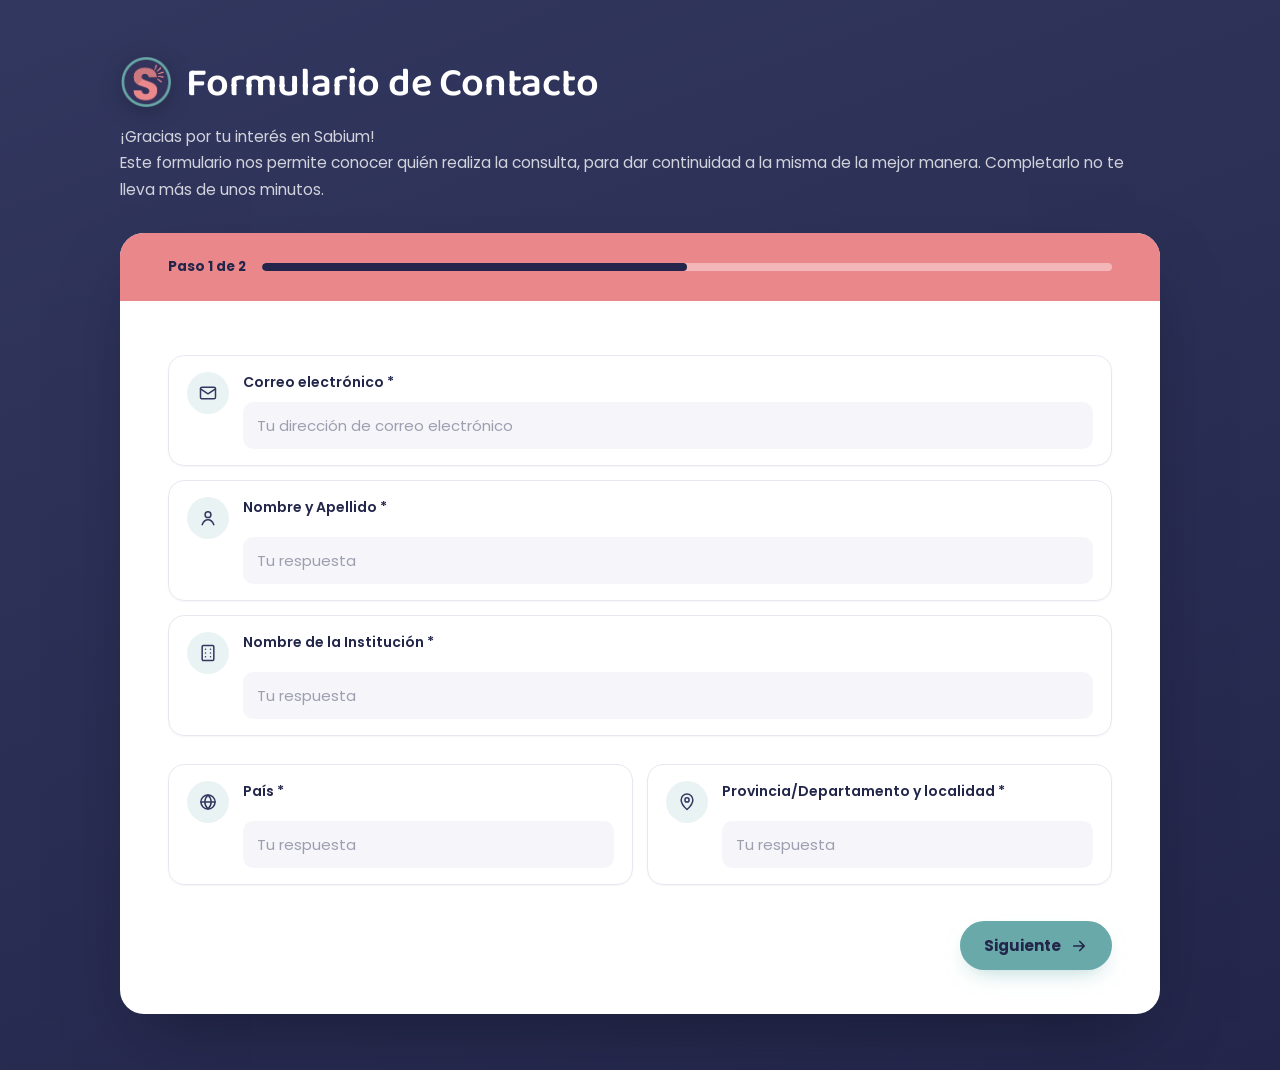
<file: index.html>
<!doctype html>
<html lang="es">
<head>
  <meta charset="utf-8"/>
  <meta name="viewport" content="width=device-width, initial-scale=1"/>
  <title>Información institucional - Sabium</title>
  <link rel="icon" href="img/ISOTIPO_ISOTIPO.ico" type="image/x-icon">
  <link rel="preconnect" href="https://fonts.googleapis.com">
  <link rel="preconnect" href="https://fonts.gstatic.com" crossorigin>
  <link href="https://fonts.googleapis.com/css2?family=Baloo+Chettan+2:wght@500;600;700&family=Poppins:wght@400;500;600;700&display=swap" rel="stylesheet">
  <link rel="stylesheet" href="style.css"/>
</head>
<body>

  <div class="wrap">

    <header class="hero">
      <div class="hero-top">
        <img src="img/ISOTIPO_ISOTIPO.png" alt="Sabium" class="brand-logo"/>
        <h1>Formulario de Contacto</h1>
      </div>
      <p>¡Gracias por tu interés en Sabium!<br>
          Este formulario nos permite conocer quién realiza la consulta, para dar continuidad a la misma de la mejor manera.
          Completarlo no te lleva más de unos minutos.</p>
    </header>

    <div class="panel">

      <div class="panel-header">
        <div class="progress">
          <div id="stepLabel">Paso 1 de 2</div>
          <div class="bar"><div id="barFill"></div></div>
        </div>
      </div>

      <div class="panel-body">

      <form id="f">
        <!-- STEP 1 -->
        <section class="step active" data-step="1">

          <div class="q">
            <div class="q-icon">
              <svg viewBox="0 0 24 24" fill="none" stroke="currentColor" stroke-width="1.8" stroke-linecap="round" stroke-linejoin="round"><rect x="3" y="5" width="18" height="14" rx="2"/><path d="M3 7l9 6 9-6"/></svg>
            </div>
            <div class="q-body">
              <label class="title">Correo electrónico *</label>
              <input type="email" name="email" required placeholder="Tu dirección de correo electrónico"/>
              <div class="err" data-err-for="email">Este dato es obligatorio.</div>
            </div>
          </div>

          <div class="q">
            <div class="q-icon">
              <svg viewBox="0 0 24 24" fill="none" stroke="currentColor" stroke-width="1.8" stroke-linecap="round" stroke-linejoin="round"><circle cx="12" cy="8" r="3.5"/><path d="M5 20c1.5-4 4.5-6 7-6s5.5 2 7 6"/></svg>
            </div>
            <div class="q-body">
              <label class="title">Nombre y Apellido *</label>
              <input type="text" name="nombre_apellido" required placeholder="Tu respuesta"/>
              <div class="err" data-err-for="nombre_apellido">Este dato es obligatorio.</div>
            </div>
          </div>

          <div class="q">
            <div class="q-icon">
              <svg viewBox="0 0 24 24" fill="none" stroke="currentColor" stroke-width="1.8" stroke-linecap="round" stroke-linejoin="round"><rect x="5" y="3" width="14" height="18" rx="1.5"/><line x1="9" y1="7.5" x2="9.01" y2="7.5"/><line x1="15" y1="7.5" x2="15.01" y2="7.5"/><line x1="9" y1="12" x2="9.01" y2="12"/><line x1="15" y1="12" x2="15.01" y2="12"/><line x1="9" y1="16.5" x2="9.01" y2="16.5"/><line x1="15" y1="16.5" x2="15.01" y2="16.5"/></svg>
            </div>
            <div class="q-body">
              <label class="title">Nombre de la Institución *</label>
              <input type="text" name="institucion" required placeholder="Tu respuesta"/>
              <div class="err" data-err-for="institucion">Este dato es obligatorio.</div>
            </div>
          </div>

          <div class="row">
            <div class="q">
              <div class="q-icon">
                <svg viewBox="0 0 24 24" fill="none" stroke="currentColor" stroke-width="1.8" stroke-linecap="round" stroke-linejoin="round"><circle cx="12" cy="12" r="8.5"/><path d="M3.5 12h17M12 3.5c2.5 2.5 3.8 5.5 3.8 8.5s-1.3 6-3.8 8.5c-2.5-2.5-3.8-5.5-3.8-8.5s1.3-6 3.8-8.5z"/></svg>
              </div>
              <div class="q-body">
                <label class="title">País *</label>
                <input type="text" name="pais" required placeholder="Tu respuesta"/>
                <div class="err" data-err-for="pais">Este dato es obligatorio.</div>
              </div>
            </div>
            <div class="q">
              <div class="q-icon">
                <svg viewBox="0 0 24 24" fill="none" stroke="currentColor" stroke-width="1.8" stroke-linecap="round" stroke-linejoin="round"><path d="M12 21s-7-6.2-7-11.5A7 7 0 0 1 19 9.5C19 14.8 12 21 12 21z"/><circle cx="12" cy="9.5" r="2.5"/></svg>
              </div>
              <div class="q-body">
                <label class="title">Provincia/Departamento y localidad *</label>
                <input type="text" name="provincia_departamento_localidad" required placeholder="Tu respuesta"/>
                <div class="err" data-err-for="provincia_departamento_localidad">Este dato es obligatorio.</div>
              </div>
            </div>
          </div>

          <div class="actions">
            <button type="button" class="btn-primary" id="next1">
              Siguiente
              <svg viewBox="0 0 24 24" fill="none" stroke="currentColor" stroke-width="2.2" stroke-linecap="round" stroke-linejoin="round"><path d="M5 12h14M13 6l6 6-6 6"/></svg>
            </button>
          </div>
        </section>

        <!-- STEP 2 -->
        <section class="step" data-step="2">

          <div class="q">
            <div class="q-icon">
              <svg viewBox="0 0 24 24" fill="none" stroke="currentColor" stroke-width="1.8" stroke-linecap="round" stroke-linejoin="round"><rect x="3" y="7.5" width="18" height="12" rx="1.5"/><path d="M8 7.5V6a2 2 0 0 1 2-2h4a2 2 0 0 1 2 2v1.5M3 12.5h18"/></svg>
            </div>
            <div class="q-body">
              <label class="title">Cargo *</label>
              <div class="choices">
                <label class="pill"><input type="radio" name="cargo" value="Equipo Directivo" required><span>Equipo Directivo</span></label>
                <label class="pill"><input type="radio" name="cargo" value="Docente" required><span>Docente</span></label>
                <label class="pill"><input type="radio" name="cargo" value="Coordinador de área" required><span>Coordinador de área</span></label>
                <label class="pill"><input type="radio" name="cargo" value="Otros" required><span>Otros</span></label>
              </div>
              <div class="hint">Si elegís "Otros", completá el campo debajo.</div>
              <input type="text" name="cargo_otro" placeholder="Especificar (solo si corresponde)"/>
              <div class="err" data-err-for="cargo">Este dato es obligatorio.</div>
              <div class="err" data-err-for="cargo_otro">Por favor, especificá el cargo.</div>
            </div>
          </div>

          <div class="q">
            <div class="q-icon">
              <svg viewBox="0 0 24 24" fill="none" stroke="currentColor" stroke-width="1.8" stroke-linecap="round" stroke-linejoin="round"><path d="M2 9l10-5 10 5-10 5-10-5z"/><path d="M6 11v5c0 1.5 2.7 3 6 3s6-1.5 6-3v-5"/></svg>
            </div>
            <div class="q-body">
              <label class="title">Tipo de Institución *</label>
              <div class="choices">
                <label class="pill"><input type="radio" name="tipo_institucion" value="Privada" required><span>Privada</span></label>
                <label class="pill"><input type="radio" name="tipo_institucion" value="Pública" required><span>Pública</span></label>
                <label class="pill"><input type="radio" name="tipo_institucion" value="Privada con aporte estatal" required><span>Privada con aporte estatal</span></label>
              </div>
              <div class="err" data-err-for="tipo_institucion">Este dato es obligatorio.</div>
            </div>
          </div>

          <div class="actions">
            <button type="button" class="btn-secondary" id="back2">Atrás</button>
            <button type="submit" class="btn-primary" id="submitBtn">
              Enviar
              <svg viewBox="0 0 24 24" fill="none" stroke="currentColor" stroke-width="2.2" stroke-linecap="round" stroke-linejoin="round"><path d="M5 12h14M13 6l6 6-6 6"/></svg>
            </button>
          </div>
        </section>

        <div class="loading" id="loading">Enviando…</div>
      </form>

      <!-- THANK YOU -->
      <section class="step" id="thanksStep">
        <div class="thanks">
          <img src="img/LOGO.png" alt="Sabium" class="thanks-logo"/>
          <h2>¡Gracias!</h2>
          <p>Registramos tu consulta. Para seguir la conversación o contarnos qué querés saber puntualmente sobre Sabium, escribinos por WhatsApp.</p>
          <div class="cta">
            <a class="primary" id="whatsappBtn" href="https://wa.me/5491170668346" target="_blank" rel="noopener">
              <svg width="20" height="20" viewBox="0 0 24 24" fill="currentColor" xmlns="http://www.w3.org/2000/svg" aria-hidden="true">
                <path d="M12.04 2C6.58 2 2.13 6.45 2.13 11.91c0 1.69.44 3.35 1.28 4.81L2 22l5.42-1.42a9.87 9.87 0 0 0 4.62 1.18h.01c5.46 0 9.91-4.45 9.91-9.91 0-2.65-1.03-5.14-2.9-7.01A9.82 9.82 0 0 0 12.04 2zm0 18.12h-.01a8.2 8.2 0 0 1-4.18-1.14l-.3-.18-3.12.82.83-3.04-.19-.31a8.22 8.22 0 0 1-1.26-4.36c0-4.54 3.7-8.24 8.25-8.24 2.2 0 4.27.86 5.83 2.42a8.18 8.18 0 0 1 2.41 5.83c0 4.55-3.7 8.2-8.26 8.2zm4.52-6.16c-.25-.12-1.47-.72-1.69-.81-.23-.08-.39-.12-.56.13-.17.25-.64.8-.78.97-.15.17-.29.19-.54.06-.25-.12-1.05-.39-2-1.23-.74-.66-1.24-1.47-1.39-1.72-.14-.25-.02-.38.11-.51.11-.11.25-.29.37-.43.12-.15.16-.25.25-.42.08-.17.04-.31-.02-.44-.06-.12-.56-1.35-.77-1.85-.2-.48-.41-.42-.56-.43-.14-.01-.31-.01-.48-.01-.17 0-.44.06-.67.31-.23.25-.87.85-.87 2.08 0 1.23.89 2.42 1.02 2.59.12.17 1.75 2.67 4.24 3.74.59.26 1.05.41 1.41.52.59.19 1.13.16 1.55.1.47-.07 1.47-.6 1.68-1.18.21-.58.21-1.08.15-1.18-.06-.1-.23-.16-.48-.28z"/>
              </svg>
              Escribir por WhatsApp
            </a>
          </div>
        </div>
      </section>

      </div>
    </div>
  </div>

<script>
  /** CONFIG **/
  const SCRIPT_URL = "https://script.google.com/macros/s/AKfycbyAG0SjSPOjrtf18E_3ZNfovhX5OOQkHpfmDVibfVOqgnRLtigbFKc29LhUwK1yU4I5fA/exec"; // <-- pegá acá tu webapp
  const STORAGE_KEY = "sabium_form_draft_v1";

  const $ = (sel) => document.querySelector(sel);
  const $$ = (sel) => Array.from(document.querySelectorAll(sel));

  const steps = $$(".step[data-step]");
  const thanksStep = $("#thanksStep");
  const stepLabel = $("#stepLabel");
  const barFill = $("#barFill");

  const TOTAL_STEPS = 2;

  function setProgress(step){
    stepLabel.textContent = `Paso ${step} de ${TOTAL_STEPS}`;
    barFill.style.width = `${(step/TOTAL_STEPS)*100}%`;
  }

  function showStep(n){
    steps.forEach(s => s.classList.remove("active"));
    thanksStep.classList.remove("active");
    $(`.step[data-step="${n}"]`).classList.add("active");
    setProgress(n);
    window.scrollTo({top:0, behavior:"smooth"});
  }

  function showThanks(){
    steps.forEach(s => s.classList.remove("active"));
    $(".panel-header").style.display = "none";
    $("#loading").classList.remove("show");
    $("#f").style.display = "none";
    thanksStep.classList.add("active");
  }

  function showErr(name, show){
    const el = document.querySelector(`[data-err-for="${name}"]`);
    if (!el) return;
    el.classList.toggle("show", !!show);
  }

  function getRadioValue(name){
    const el = $(`input[name="${name}"]:checked`);
    return el ? el.value : "";
  }

  function draftSave(){
    const f = $("#f");
    const data = formToPayload(f);
    localStorage.setItem(STORAGE_KEY, JSON.stringify(data));
  }

  function draftLoad(){
    const raw = localStorage.getItem(STORAGE_KEY);
    if (!raw) return;
    let d;
    try { d = JSON.parse(raw); } catch { return; }

    // campos de texto simples
    ["email","nombre_apellido","institucion","pais","provincia_departamento_localidad","cargo_otro"].forEach(k=>{
      const field = document.querySelector(`[name="${k}"]`);
      if (field && typeof d[k] === "string") field.value = d[k];
    });

    // radios
    ["cargo","tipo_institucion"].forEach(name=>{
      const val = d[name];
      if (!val) return;
      const r = document.querySelector(`input[name="${name}"][value="${val}"]`);
      if (r) r.checked = true;
    });

    toggleConditionalHints();
  }

  function toggleConditionalHints(){
    const cargo = getRadioValue("cargo");
    showErr("cargo_otro", false);
    const cargoOtro = document.querySelector(`input[name="cargo_otro"]`);
    if (cargoOtro) cargoOtro.required = (cargo === "Otros");
  }

  function formToPayload(form){
    const fd = new FormData(form);
    const payload = {};
    ["email","nombre_apellido","institucion","pais","provincia_departamento_localidad","cargo_otro"].forEach(k=>{
      payload[k] = (fd.get(k) || "").toString().trim();
    });

    payload.cargo = getRadioValue("cargo");
    payload.tipo_institucion = getRadioValue("tipo_institucion");

    // UTM (opcional)
    const url = new URL(location.href);
    payload.utm_source = url.searchParams.get("utm_source") || "";
    payload.utm_medium = url.searchParams.get("utm_medium") || "";
    payload.utm_campaign = url.searchParams.get("utm_campaign") || "";
    payload.user_agent = navigator.userAgent;

    return payload;
  }

  function validateStep(stepNum){
    let ok = true;
    toggleConditionalHints();

    if (stepNum === 1){
      ["email","nombre_apellido","institucion","pais","provincia_departamento_localidad"].forEach(name=>{
        const v = $(`[name="${name}"]`).value.trim();
        const isValid = v.length > 0 && (name !== "email" || /^[^\s@]+@[^\s@]+\.[^\s@]+$/.test(v));
        showErr(name, !isValid);
        ok = ok && isValid;
      });
    }

    if (stepNum === 2){
      const cargo = getRadioValue("cargo");
      const tipo = getRadioValue("tipo_institucion");

      showErr("cargo", !cargo); ok = ok && !!cargo;
      showErr("tipo_institucion", !tipo); ok = ok && !!tipo;

      if (cargo === "Otros"){
        const v = $(`[name="cargo_otro"]`).value.trim();
        const isValid = v.length > 0;
        showErr("cargo_otro", !isValid);
        ok = ok && isValid;
      }
    }

    return ok;
  }

  // Navegación
  $("#next1").onclick = () => { if (validateStep(1)) { draftSave(); showStep(2); } };
  $("#back2").onclick = () => { draftSave(); showStep(1); };

  // Guardado de borrador y validaciones condicionales en vivo
  $("#f").addEventListener("input", () => { toggleConditionalHints(); draftSave(); });
  $("#f").addEventListener("change", () => { toggleConditionalHints(); draftSave(); });

  // Envío
  $("#f").addEventListener("submit", (e) => {
    e.preventDefault();
    if (!validateStep(2)) return;

    $("#submitBtn").disabled = true;

    const payload = formToPayload($("#f"));

    // Mostramos la pantalla de agradecimiento de inmediato;
    // el envío real a la planilla sigue en segundo plano, sin que el usuario tenga que esperarlo.
    showThanks();

    fetch(SCRIPT_URL, {
      method: "POST",
      headers: { "Content-Type":"text/plain;charset=utf-8" }, // Apps Script-friendly
      body: JSON.stringify(payload)
    })
      .then(res => res.json().catch(()=> ({})))
      .then(json => {
        if (!json.ok) throw new Error(json.error || "No se pudo enviar.");
        localStorage.removeItem(STORAGE_KEY);
      })
      .catch(err => {
        // El usuario ya ve la pantalla de gracias (con el botón de WhatsApp como respaldo);
        // el borrador queda guardado en localStorage para no perder los datos.
        console.error("Error al enviar el formulario:", err);
      });
  });

  // init
  draftLoad();
  toggleConditionalHints();
  setProgress(1);
</script>
</body>
</html>
</file>
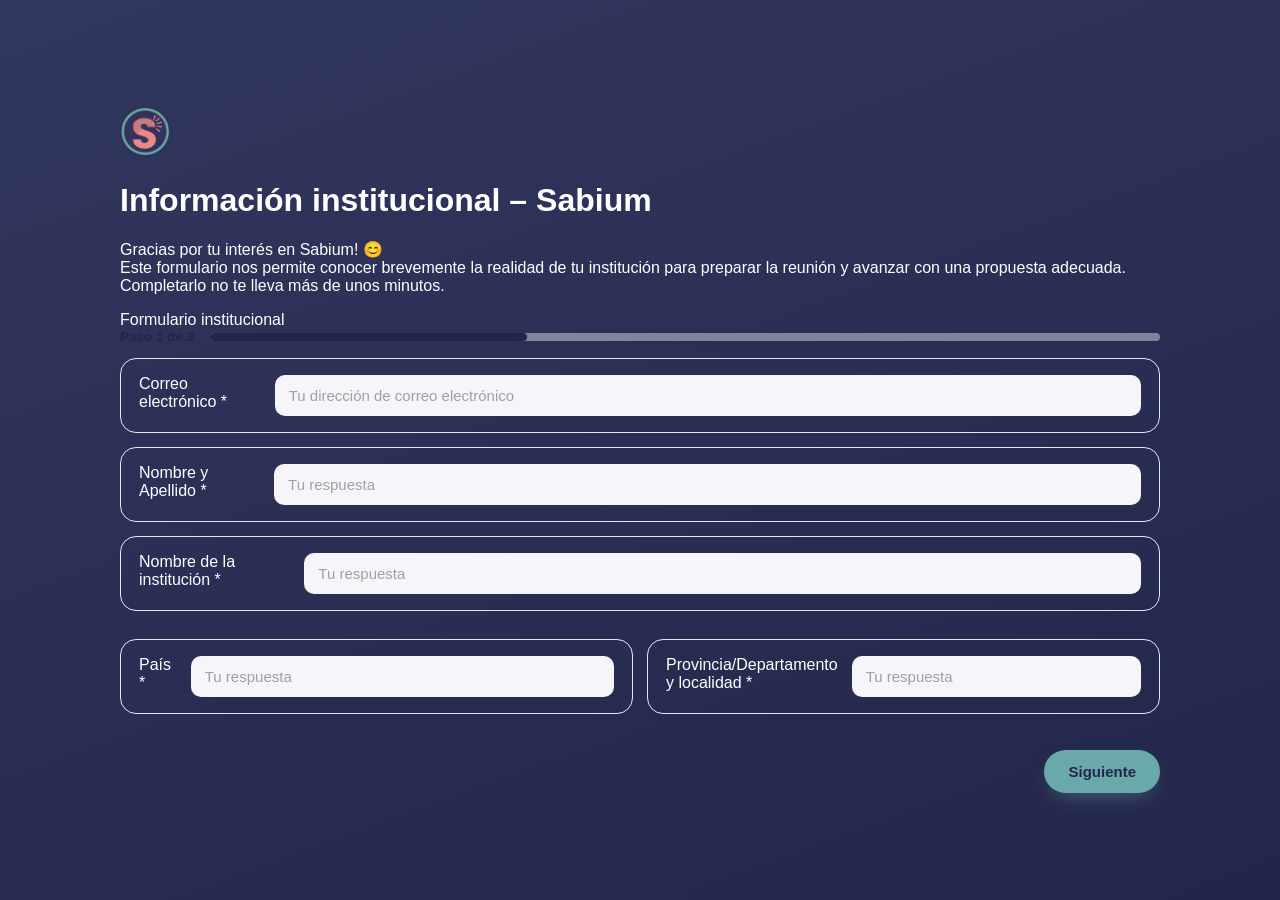
<file: formulario.html>
<!doctype html>
<html lang="es">
<head>
  <meta charset="utf-8"/>
  <meta name="viewport" content="width=device-width, initial-scale=1"/>
  <title>Información institucional - Sabium</title>
  <link rel="icon" href="img/ISOTIPO_ISOTIPO.ico" type="image/x-icon">
  <link rel="stylesheet" href="style.css"/>

</head>
<body>
  <div class="wrap">
    <div class="brand">
      <div class="logo">
        <img src="img/ISOTIPO_ISOTIPO.png" alt="Sabium" style="width:50px; height:50px; object-fit:contain; filter: drop-shadow(0 0 1px rgba(0,0,0,.25));"/>
      </div>
      <div>
        <h1>Información institucional – Sabium</h1>
        <p>Gracias por tu interés en Sabium! 😊 <br>
            Este formulario nos permite conocer brevemente la realidad de tu institución para preparar la reunión y avanzar con una propuesta adecuada. 
            Completarlo no te lleva más de unos minutos.</p>
      </div>
    </div>

    <div class="card">
      <div class="topbar">Formulario institucional</div>
      <div class="content">

        <div class="progress">
          <div id="stepLabel">Paso 1 de 3</div>
          <div class="bar"><div id="barFill"></div></div>
        </div>

        <form id="f">
          <!-- STEP 1 -->
          <section class="step active" data-step="1">
            <div class="q">
              <label class="title">Correo electrónico *</label>
              <input type="email" name="email" required placeholder="Tu dirección de correo electrónico"/>
              <div class="err" data-err-for="email">Este dato es obligatorio.</div>
            </div>

            <div class="q">
              <label class="title">Nombre y Apellido *</label>
              <input type="text" name="nombre_apellido" required placeholder="Tu respuesta"/>
              <div class="err" data-err-for="nombre_apellido">Este dato es obligatorio.</div>
            </div>

            <div class="q">
              <label class="title">Nombre de la institución *</label>
              <input type="text" name="institucion" required placeholder="Tu respuesta"/>
              <div class="err" data-err-for="institucion">Este dato es obligatorio.</div>
            </div>

            <div class="row">
              <div class="q">
                <label class="title">País *</label>
                <input type="text" name="pais" required placeholder="Tu respuesta"/>
                <div class="err" data-err-for="pais">Este dato es obligatorio.</div>
              </div>
              <div class="q">
                <label class="title">Provincia/Departamento y localidad *</label>
                <input type="text" name="provincia_departamento_localidad" required placeholder="Tu respuesta"/>
                <div class="err" data-err-for="provincia_departamento_localidad">Este dato es obligatorio.</div>
              </div>
            </div>

            <div class="actions">
              <button type="button" class="btn-primary" id="next1">Siguiente</button>
            </div>
          </section>

          <!-- STEP 2 -->
          <section class="step" data-step="2">
            <div class="q">
              <label class="title">Cargo *</label>
              <div class="choices">
                <label class="pill"><input type="radio" name="cargo" value="Equipo Directivo" required> Equipo Directivo</label>
                <label class="pill"><input type="radio" name="cargo" value="Docente" required> Docente</label>
                <label class="pill"><input type="radio" name="cargo" value="Coordinador de área" required> Coordinador de área</label>
                <label class="pill"><input type="radio" name="cargo" value="Otros" required> Otros</label>
              </div>
              <div class="hint">Si elegís “Otros”, completá el campo debajo.</div>
              <input type="text" name="cargo_otro" placeholder="Especificar (solo si corresponde)"/>
              <div class="err" data-err-for="cargo">Este dato es obligatorio.</div>
              <div class="err" data-err-for="cargo_otro">Por favor, especificá el cargo.</div>
            </div>

            <div class="q">
              <label class="title">Tipo de institución *</label>
              <div class="choices">
                <label class="pill"><input type="radio" name="tipo_institucion" value="Privada" required> Privada</label>
                <label class="pill"><input type="radio" name="tipo_institucion" value="Pública" required> Pública</label>
                <label class="pill"><input type="radio" name="tipo_institucion" value="Privada con aporte estatal" required> Privada con aporte estatal</label>
              </div>
              <div class="err" data-err-for="tipo_institucion">Este dato es obligatorio.</div>
            </div>

            <div class="q">
              <label class="title">Niveles educativos *</label>
              <div class="choices">
                <label class="pill"><input type="checkbox" name="niveles" value="Inicial"> Inicial</label>
                <label class="pill"><input type="checkbox" name="niveles" value="Primario"> Primario</label>
                <label class="pill"><input type="checkbox" name="niveles" value="Secundario"> Secundario</label>
                <label class="pill"><input type="checkbox" name="niveles" value="Terciario/Superior"> Terciario/Superior</label>
                <label class="pill"><input type="checkbox" name="niveles" value="Otros"> Otros</label>
              </div>
              <input type="text" name="niveles_otro" placeholder="Especificar (solo si corresponde)"/>
              <div class="err" data-err-for="niveles">Seleccioná al menos una opción.</div>
              <div class="err" data-err-for="niveles_otro">Por favor, especificá “Otros”.</div>
            </div>

            <div class="q">
              <label class="title">Turnos *</label>
              <div class="choices">
                <label class="pill"><input type="checkbox" name="turnos" value="Mañana"> Turno Mañana</label>
                <label class="pill"><input type="checkbox" name="turnos" value="Tarde"> Turno Tarde</label>
                <label class="pill"><input type="checkbox" name="turnos" value="Noche"> Turno Noche</label>
                <label class="pill"><input type="checkbox" name="turnos" value="Otros"> Otros</label>
              </div>
              <input type="text" name="turnos_otro" placeholder="Especificar (solo si corresponde)"/>
              <div class="err" data-err-for="turnos">Seleccioná al menos una opción.</div>
              <div class="err" data-err-for="turnos_otro">Por favor, especificá “Otros”.</div>
            </div>

            <div class="actions">
              <button type="button" class="btn-secondary" id="back2">Atrás</button>
              <button type="button" class="btn-primary" id="next2">Siguiente</button>
            </div>
          </section>

          <!-- STEP 3 -->
          <section class="step" data-step="3">
            <div class="q">
              <label class="title">Cantidad de divisiones por curso *</label>
              <input type="number" name="divisiones_por_curso" min="1" required placeholder="Ej: 2"/>
              <div class="err" data-err-for="divisiones_por_curso">Este dato es obligatorio.</div>
            </div>

            <div class="q">
              <label class="title">Cantidad de alumnos por curso *</label>
              <div class="choices">
                <label class="pill"><input type="radio" name="alumnos_por_curso" value="Menos de 15" required> Menos de 15</label>
                <label class="pill"><input type="radio" name="alumnos_por_curso" value="Entre 15 y 25" required> Entre 15 y 25</label>
                <label class="pill"><input type="radio" name="alumnos_por_curso" value="Entre 26 y 35" required> Entre 26 y 35</label>
                <label class="pill"><input type="radio" name="alumnos_por_curso" value="Más de 35" required> Más de 35</label>
              </div>
              <div class="err" data-err-for="alumnos_por_curso">Este dato es obligatorio.</div>
            </div>

            <div class="q">
              <label class="title">Cantidad de docentes *</label>
              <div class="choices">
                <label class="pill"><input type="radio" name="docentes" value="Menos de 20" required> Menos de 20</label>
                <label class="pill"><input type="radio" name="docentes" value="20-50" required> 20-50</label>
                <label class="pill"><input type="radio" name="docentes" value="50-100" required> 50-100</label>
                <label class="pill"><input type="radio" name="docentes" value="Más de 100" required> Más de 100</label>
              </div>
              <div class="err" data-err-for="docentes">Este dato es obligatorio.</div>
            </div>

            <div class="q">
              <label class="title">¿Participará un directivo en la reunión? *</label>
              <div class="choices">
                <label class="pill"><input type="radio" name="participa_directivo" value="Sí" required> Sí</label>
                <label class="pill"><input type="radio" name="participa_directivo" value="No"> No</label>
              </div>
              <div class="error" id="directivoError" style="display:none;">
                Para poder realizar la reunión, es necesario que participe al menos un directivo.
              </div>
              <div class="err" data-err-for="participa_directivo">Este dato es obligatorio.</div>
            </div>

            <div class="actions">
              <button type="button" class="btn-secondary" id="back3">Atrás</button>
              <button type="submit" class="btn-primary" id="submitBtn">Enviar</button>
            </div>

            <div class="loading" id="loading">Enviando…</div>
          </section>
        </form>

        <!-- THANK YOU -->
        <section class="step" id="thanksStep">
          <div class="thanks">
            <img src="img/LOGO.png" alt="Sabium2" style="width:300px; height:86,7px; filter: drop-shadow(0 0 1px rgba(0,0,0,.25)); "/>
            <h2>¡Gracias! ✅</h2>
            <p>Registramos la información de tu institución. Para avanzar con la propuesta, coordinamos una reunión breve, donde analizamos la realidad institucional y resolvemos consultas. <br>
                Podés elegir el día y horario que les resulte más conveniente desde el botón.</p>
            <div class="cta">
              <a class="primary" id="meetingBtn" href="https://calendar.app.google/HNyue6BYVhpkneyp8" target="_blank" rel="noopener">Agendar reunión</a>
              <a class="secondary" id="copyBtn" href="#">Copiar link</a>
              <div class="small">Si no podés agendar ahora, podés hacerlo más tarde con el mismo enlace.</div>
            </div>
          </div>
        </section>

      </div>
    </div>
  </div>

<script>
  /** CONFIG **/
  const SCRIPT_URL = "https://script.google.com/macros/s/AKfycby4xWHKE2XLtZVA5FUpJruFYpZlwFGn71EeA53Oj_OsmWt2Bosg42oon3xywNu-DqzjwQ/exec"; // <-- pegá acá tu webapp
  const STORAGE_KEY = "sabium_form_draft_v1";

  const $ = (sel) => document.querySelector(sel);
  const $$ = (sel) => Array.from(document.querySelectorAll(sel));

  const steps = $$(".step[data-step]");
  const thanksStep = $("#thanksStep");
  const stepLabel = $("#stepLabel");
  const barFill = $("#barFill");

  function setProgress(step){
    stepLabel.textContent = `Paso ${step} de 3`;
    barFill.style.width = `${(step/3)*100}%`;
  }

  function showStep(n){
    steps.forEach(s => s.classList.remove("active"));
    thanksStep.classList.remove("active");
    $(`.step[data-step="${n}"]`).classList.add("active");
    setProgress(n);
    window.scrollTo({top:0, behavior:"smooth"});
  }

  function showThanks(meetingUrl){
    steps.forEach(s => s.classList.remove("active"));
    thanksStep.classList.add("active");
    $("#meetingBtn").href = meetingUrl || "#";
    $("#copyBtn").onclick = (e) => {
      e.preventDefault();
      if (!meetingUrl) return;
      navigator.clipboard.writeText(meetingUrl);
      $("#copyBtn").textContent = "Link copiado ✅";
      setTimeout(()=> $("#copyBtn").textContent = "Copiar link", 1600);
    };
  }

  function showErr(name, show){
    const el = document.querySelector(`[data-err-for="${name}"]`);
    if (!el) return;
    el.classList.toggle("show", !!show);
  }

  function getCheckedValues(name){
    return $$(`input[name="${name}"]:checked`).map(i => i.value);
  }

  function getRadioValue(name){
    const el = $(`input[name="${name}"]:checked`);
    return el ? el.value : "";
  }

  function draftSave(){
    const f = $("#f");
    const data = formToPayload(f);
    localStorage.setItem(STORAGE_KEY, JSON.stringify(data));
  }

  function draftLoad(){
    const raw = localStorage.getItem(STORAGE_KEY);
    if (!raw) return;
    let d;
    try { d = JSON.parse(raw); } catch { return; }

    // set basic inputs
    for (const [k,v] of Object.entries(d)){
      const field = document.querySelector(`[name="${k}"]`);
      if (!field) continue;

      if (Array.isArray(v)){
        v.forEach(val=>{
          const chk = document.querySelector(`input[name="${k}"][value="${val}"]`);
          if (chk) chk.checked = true;
        });
      } else {
        // radios handled below
        if (field.type === "radio" || field.type === "checkbox") continue;
        field.value = v;
      }
    }

    // radios
    ["cargo","tipo_institucion","alumnos_por_curso","docentes","participa_directivo"].forEach(name=>{
      const val = d[name];
      if (!val) return;
      const r = document.querySelector(`input[name="${name}"][value="${val}"]`);
      if (r) r.checked = true;
    });

    // checkboxes
    ["niveles","turnos"].forEach(name=>{
      const vals = d[name];
      if (!Array.isArray(vals)) return;
      vals.forEach(val=>{
        const c = document.querySelector(`input[name="${name}"][value="${val}"]`);
        if (c) c.checked = true;
      });
    });

    toggleConditionalHints();
  }

  function toggleConditionalHints(){
    const cargo = getRadioValue("cargo");
    showErr("cargo_otro", false);
    // show hint requirement only if "Otros"
    const cargoOtro = document.querySelector(`input[name="cargo_otro"]`);
    cargoOtro.required = (cargo === "Otros");

    const niveles = getCheckedValues("niveles");
    const nivelesOtro = document.querySelector(`input[name="niveles_otro"]`);
    nivelesOtro.required = niveles.includes("Otros");

    const turnos = getCheckedValues("turnos");
    const turnosOtro = document.querySelector(`input[name="turnos_otro"]`);
    turnosOtro.required = turnos.includes("Otros");

    const directivo = getRadioValue("participa_directivo");
    $("#directivoError").style.display = (directivo === "No") ? "block" : "none";
  }

  function formToPayload(form){
    const fd = new FormData(form);
    const payload = {};
    // simple fields
    ["email","nombre_apellido","institucion","pais","provincia_departamento_localidad",
     "cargo_otro","niveles_otro","turnos_otro","divisiones_por_curso"].forEach(k=>{
      payload[k] = (fd.get(k) || "").toString().trim();
    });

    payload.cargo = getRadioValue("cargo");
    payload.tipo_institucion = getRadioValue("tipo_institucion");
    payload.alumnos_por_curso = getRadioValue("alumnos_por_curso");
    payload.docentes = getRadioValue("docentes");
    payload.participa_directivo = getRadioValue("participa_directivo");

    payload.niveles = getCheckedValues("niveles");
    payload.turnos = getCheckedValues("turnos");

    // UTM (optional)
    const url = new URL(location.href);
    payload.utm_source = url.searchParams.get("utm_source") || "";
    payload.utm_medium = url.searchParams.get("utm_medium") || "";
    payload.utm_campaign = url.searchParams.get("utm_campaign") || "";
    payload.user_agent = navigator.userAgent;

    return payload;
  }

  function validateStep(stepNum){
    let ok = true;
    toggleConditionalHints();

    if (stepNum === 1){
      ["email","nombre_apellido","institucion","pais","provincia_departamento_localidad"].forEach(name=>{
        const v = $(`[name="${name}"]`).value.trim();
        const isValid = v.length > 0 && (name !== "email" || /^[^\s@]+@[^\s@]+\.[^\s@]+$/.test(v));
        showErr(name, !isValid);
        ok = ok && isValid;
      });
    }

    if (stepNum === 2){
      const cargo = getRadioValue("cargo");
      const tipo = getRadioValue("tipo_institucion");
      const niveles = getCheckedValues("niveles");
      const turnos = getCheckedValues("turnos");

      showErr("cargo", !cargo); ok = ok && !!cargo;
      showErr("tipo_institucion", !tipo); ok = ok && !!tipo;

      showErr("niveles", niveles.length === 0); ok = ok && niveles.length > 0;
      showErr("turnos", turnos.length === 0); ok = ok && turnos.length > 0;

      if (cargo === "Otros"){
        const v = $(`[name="cargo_otro"]`).value.trim();
        const isValid = v.length > 0;
        showErr("cargo_otro", !isValid);
        ok = ok && isValid;
      }

      if (niveles.includes("Otros")){
        const v = $(`[name="niveles_otro"]`).value.trim();
        const isValid = v.length > 0;
        showErr("niveles_otro", !isValid);
        ok = ok && isValid;
      }

      if (turnos.includes("Otros")){
        const v = $(`[name="turnos_otro"]`).value.trim();
        const isValid = v.length > 0;
        showErr("turnos_otro", !isValid);
        ok = ok && isValid;
      }
    }

    if (stepNum === 3){
      const div = $(`[name="divisiones_por_curso"]`).value.trim();
      const a = getRadioValue("alumnos_por_curso");
      const d = getRadioValue("docentes");
      const dir = getRadioValue("participa_directivo");

      const divOk = div !== "" && Number(div) >= 1;
      showErr("divisiones_por_curso", !divOk); ok = ok && divOk;

      showErr("alumnos_por_curso", !a); ok = ok && !!a;
      showErr("docentes", !d); ok = ok && !!d;
      showErr("participa_directivo", !dir); ok = ok && !!dir;
    }

    return ok;
  }

  // Navigation buttons
  $("#next1").onclick = () => { if (validateStep(1)) { draftSave(); showStep(2); } };
  $("#back2").onclick = () => { draftSave(); showStep(1); };
  $("#next2").onclick = () => { if (validateStep(2)) { draftSave(); showStep(3); } };
  $("#back3").onclick = () => { draftSave(); showStep(2); };

  // Live draft save & conditional hints
  $("#f").addEventListener("input", () => { toggleConditionalHints(); draftSave(); });
  $("#f").addEventListener("change", () => { toggleConditionalHints(); draftSave(); });

  // Submit
  $("#f").addEventListener("submit", async (e) => {
    e.preventDefault();
    if (!validateStep(3)) return;

    $("#submitBtn").disabled = true;
    $("#loading").classList.add("show");

    const payload = formToPayload($("#f"));

    try {
      const res = await fetch(SCRIPT_URL, {
        method: "POST",
        headers: { "Content-Type":"text/plain;charset=utf-8" }, // Apps Script-friendly
        body: JSON.stringify(payload)
      });

      const json = await res.json().catch(()=> ({}));
      if (!json.ok) throw new Error(json.error || "No se pudo enviar.");

      localStorage.removeItem(STORAGE_KEY);
      showThanks(json.meeting_url);

    } catch (err) {
      alert("No pudimos enviar el formulario. Por favor, intentá nuevamente.\n\n" + err.message);
      $("#submitBtn").disabled = false;
      $("#loading").classList.remove("show");
    }
  });

  // init
  draftLoad();
  toggleConditionalHints();
  setProgress(1);

  
  const form = document.querySelector("form"); // o tu id: document.getElementById("tuFormId")
  const radios = document.querySelectorAll('input[name="participa_directivo"]');
  const msg = document.getElementById("directivoMsg");

  if (!form) console.warn("No se encontró <form>. Revisá el selector.");
  if (radios.length === 0) console.warn("No se encontraron radios 'participa_directivo'. Revisá el name.");

  function validateDirectivo() {
    const selected = document.querySelector('input[name="participa_directivo"]:checked');

    // si no eligió nada todavía, dejamos que required haga su trabajo
    if (!selected) {
      radios.forEach(r => r.setCustomValidity(""));
      if (msg) msg.style.display = "none";
      return true;
    }

    if (selected.value === "No") {
      // Bloquea el envío como si fuera un required incumplido
      radios.forEach(r => r.setCustomValidity("Para enviar, debe participar un directivo."));
      if (msg) msg.style.display = "block";
      return false;
    }

    // selected.value === "Si"
    radios.forEach(r => r.setCustomValidity(""));
    if (msg) msg.style.display = "none";
    return true;
  }

  // valida cuando cambian la selección
  radios.forEach(r => r.addEventListener("change", validateDirectivo));

  // valida al enviar
  form?.addEventListener("submit", function(e) {
    const ok = validateDirectivo();
    if (!ok) {
      e.preventDefault();
      // Esto muestra el tooltip nativo del navegador en el primer radio
      radios[0].reportValidity();
      msg?.scrollIntoView({ behavior: "smooth", block: "center" });
    }
  });

</script>
</body>
</html>
</file>
<file: style.css>
/* ===========================================================
   Sabium — Formulario Institucional
   Panel blanco con campos en tarjetas, íconos por pregunta,
   botón píldora y elementos decorativos de marca.
   =========================================================== */

:root{
  --navy:        #32375F;
  --navy-deep:   #23264A;
  --ink:         #22264A;
  --ink-muted:   rgba(34,38,74,.66);
  --ink-faint:   rgba(34,38,74,.42);

  --teal:        #69A9A9;
  --teal-deep:   #598F8F;
  --teal-tint:   rgba(105,169,169,.14);
  --salmon:      #EA878A;
  --salmon-deep: #E06D71;
  --error:       #C4423C;

  --field-border: #E7E7F0;
  --field-bg:     #F6F6FA;

  --font-display: "Baloo Chettan 2", "Segoe UI", sans-serif;
  --font-body: "Poppins", "Segoe UI", sans-serif;
}

*{ box-sizing:border-box; }
html{ scroll-behavior:smooth; overflow-x:hidden; }

body{
  margin:0;
  font-family: var(--font-body);
  background: linear-gradient(160deg, var(--navy) 0%, var(--navy-deep) 100%);
  color:#fff;
  min-height:100vh;
  display:flex;
  align-items:center;
  justify-content:center;
  padding: 56px 20px;
  overflow-x:hidden;
  position:relative;
}

.wrap{ position:relative; z-index:1; width:min(600px, 100%); }

@media (min-width:900px){
  .wrap{ width:min(1040px, 92vw); }
}

/* --- Encabezado --- */
.hero{ margin-bottom:30px; }
.hero-top{
  display:flex; align-items:center; gap:14px;
  margin-bottom:16px;
}
.brand-logo{
  flex:0 0 auto;
  display:block;
  width:52px;
  height:52px;
  object-fit:contain;
  filter: drop-shadow(0 4px 10px rgba(0,0,0,.25));
}

.hero h1{
  font-family: var(--font-display);
  font-weight:600;
  font-size: clamp(22px, 3.6vw, 40px);
  line-height:1.2;
  letter-spacing:-.2px;
  margin:0;
  color:#fff;
}
.hero h1 .accent{ color: var(--salmon); }

.hero p{
  margin:0;
  color: rgba(255,255,255,.78);
  font-size:15.5px;
  line-height:1.7;
}

/* --- Panel: franja navy + cuerpo blanco --- */
.panel{
  background:#fff;
  border-radius: 24px;
  box-shadow: 0 30px 70px -25px rgba(10,12,26,.5);
  overflow:hidden;
}

.panel-header{
  background: var(--salmon);
  padding: 20px clamp(24px, 4.5vw, 36px);
}
@media (min-width:900px){ .panel-header{ padding: 24px 48px; } }

.panel-body{
  padding: clamp(24px, 4.5vw, 36px);
}
@media (min-width:900px){ .panel-body{ padding: 40px 48px 44px; } }

/* --- Progreso (vive dentro de la franja salmon) --- */
.progress{
  display:flex; align-items:center; gap:16px;
}
#stepLabel{
  font-family: var(--font-body);
  font-weight:700;
  font-size:13.5px;
  color: var(--navy-deep);
  white-space:nowrap;
}
.bar{
  height:8px; background: rgba(255,255,255,.4);
  border-radius: 999px; overflow:hidden;
  flex:1;
}
.bar > div{ height:100%; width:0%; background: var(--navy-deep); border-radius:999px; transition: width .3s ease; }


/* --- Pasos --- */
.step{ display:none; }
.step.active{ display:block; }
@media (prefers-reduced-motion:no-preference){
  .step.active{ animation: fade .22s ease-out; }
}
@keyframes fade{ from{opacity:.4; transform:translateY(8px)} to{opacity:1; transform:none} }

/* --- Preguntas (tarjeta con ícono) --- */
.q{
  display:flex;
  gap:14px;
  border:1px solid var(--field-border);
  border-radius: 16px;
  padding: 16px 18px;
  margin: 14px 0;
  box-shadow: 0 1px 2px rgba(34,38,74,.04);
  transition: box-shadow .18s ease, border-color .18s ease, transform .18s ease;
}
.q:hover{
  border-color: rgba(105,169,169,.5);
  box-shadow: 0 10px 24px -14px rgba(34,38,74,.22);
  transform: translateY(-1px);
}
.q:has(input:focus){
  border-color: var(--teal);
  box-shadow: 0 10px 24px -14px rgba(105,169,169,.35);
}
.q-icon{
  flex:0 0 auto;
  width:42px; height:42px;
  border-radius:50%;
  background: var(--teal-tint);
  color: var(--navy);
  display:flex; align-items:center; justify-content:center;
  transition: background .18s ease, transform .18s ease;
}
.q:hover .q-icon{ background: var(--teal); color:#fff; transform: scale(1.06); }
.q-icon svg{ width:20px; height:20px; }
.q-body{ flex:1; min-width:0; }

.q-body label.title{
  display:block;
  font-family: var(--font-body);
  font-weight:600;
  font-size:14px;
  margin-bottom:9px;
  color: var(--ink);
}
.hint{ font-size:12.5px; color: var(--ink-faint); margin-top:8px; }

input[type="text"], input[type="email"], input[type="number"]{
  width:100%;
  padding: 11px 13px;
  border:1px solid transparent;
  border-radius: 10px;
  background: var(--field-bg);
  font-family: var(--font-body);
  font-size: 15px;
  color: var(--ink);
  outline:none;
  transition: border-color .15s ease, background .15s ease, box-shadow .15s ease;
}
input::placeholder{ color: var(--ink-faint); }
input:focus{ border-color: var(--teal); background:#fff; box-shadow: 0 0 0 3px rgba(105,169,169,.16); }

.q-body input[type="text"]{ margin-top:10px; } /* campo "otro" dentro del bloque Cargo */


.row{ display:grid; grid-template-columns:1fr 1fr; gap:0 14px; }
.row .q{ margin: 14px 0; }
@media (max-width:560px){ .row{ grid-template-columns:1fr; } }

/* --- Opciones de selección --- */
.choices{
  display:grid;
  grid-template-columns: repeat(2, 1fr);
  gap:10px;
}
@media (max-width:420px){ .choices{ grid-template-columns:1fr; } }
@media (min-width:900px){ .choices{ grid-template-columns: repeat(auto-fit, minmax(170px, 1fr)); } }

.pill{
  display:flex; align-items:center; gap:9px;
  padding:11px 13px;
  border-radius: 11px;
  border:1.5px solid var(--field-border);
  background: var(--field-bg);
  cursor:pointer;
  font-size:14px;
  color: var(--ink-muted);
  transition: border-color .15s ease, background .15s ease, box-shadow .15s ease, transform .15s ease;
}
.pill:hover{
  border-color: rgba(105,169,169,.6);
  box-shadow: 0 8px 18px -12px rgba(34,38,74,.3);
  transform: translateY(-1px);
}
.pill:has(input:checked){
  border-color: var(--teal);
  background: var(--teal-tint);
  box-shadow: 0 8px 18px -12px rgba(105,169,169,.4);
}
.pill:has(input:checked) span{ color: var(--ink); font-weight:600; }

.pill input{
  appearance:none; -webkit-appearance:none;
  width:16px; height:16px;
  flex-shrink:0;
  border-radius:50%;
  border: 1.5px solid rgba(34,38,74,.3);
  display:grid; place-items:center;
  background:#fff;
}
.pill input::after{
  content:"";
  width:8px; height:8px;
  border-radius:50%;
  background: var(--teal);
  transform: scale(0);
  transition: transform .15s ease;
}
.pill input:checked{ border-color: var(--teal); }
.pill input:checked::after{ transform: scale(1); }

.err{ color: var(--error); font-size:12.5px; margin-top:8px; display:none; }
.err.show{ display:block; }

/* --- Acciones --- */
.actions{
  display:flex; align-items:center; gap:16px; justify-content:flex-end;
  margin-top: 22px;
}
button{
  border:0;
  font-family: var(--font-body);
  cursor:pointer;
  transition: background .15s ease, opacity .15s ease, transform .05s ease;
}
button:active{ transform: translateY(1px); }

.btn-secondary{
  background:none;
  color: var(--ink-muted);
  font-weight:600;
  font-size:14.5px;
  padding:10px 4px;
  transition: color .15s ease;
}
.btn-secondary:hover{ color: var(--ink); }

.btn-primary{
  display:inline-flex; align-items:center; gap:9px;
  background: var(--teal);
  color: var(--navy-deep);
  border-radius: 999px;
  padding: 13px 24px;
  font-weight:700;
  font-size:15px;
  box-shadow: 0 10px 22px -10px rgba(105,169,169,.55);
  transition: background .15s ease, box-shadow .15s ease, transform .15s ease;
}
.btn-primary svg{ width:18px; height:18px; }
.btn-primary:hover{
  background: var(--teal-deep);
  box-shadow: 0 14px 26px -10px rgba(105,169,169,.65);
  transform: translateY(-1px);
}
.btn-primary[disabled]{ opacity:.55; cursor:not-allowed; box-shadow:none; transform:none; }

button:focus-visible, a:focus-visible, .pill input:focus-visible{
  outline: 2px solid var(--teal);
  outline-offset: 3px;
}

/* --- Pantalla de agradecimiento --- */
#thanksStep{ margin-top: 6px; padding: 24px 0 8px; }
@media (min-width:900px){ #thanksStep{ padding: 44px 0 16px; } }
 
.thanks{
  text-align:center;
  display:flex;
  flex-direction:column;
  align-items:center;
}
 
.thanks-logo{
  display:block;
  margin: 0 auto 36px;
  width:min(400px, 80vw);
  height:auto;
  max-width:100%;
  object-fit:contain;
}
.thanks h2{
  font-family: var(--font-display);
  font-weight:1000;
  font-size: clamp(50px, 15vw, 80px);
  margin:0 0 18px;
  color: var(--ink);
}
.thanks p{
  margin:0 auto 8px;
  max-width:46ch;
  color: var(--ink-muted);
  font-size:20px;
  line-height:1.75;
}
.cta{ margin-top: 34px; display:flex; justify-content:center; }
.cta a{
  text-decoration:none;
  display:inline-flex; align-items:center; gap:10px;
  padding: 13px 24px;
  border-radius: 999px;
  font-family: var(--font-body);
  font-weight:700;
  font-size:15px;
  transition: background .15s ease, box-shadow .15s ease, transform .15s ease;
}
.cta a.primary{
  background: var(--salmon);
  color: white;
  box-shadow: 0 10px 22px -10px rgba(234,135,138,.6);
}
.cta a.primary:hover{
  background: var(--salmon-deep);
  box-shadow: 0 14px 26px -10px rgba(234,135,138,.7);
  transform: translateY(-1px);
}
.small{ font-size:12px; color: var(--ink-faint); margin-top: 14px; }
 
.loading{ display:none; }
.loading.show{ display:block; }
</file>
